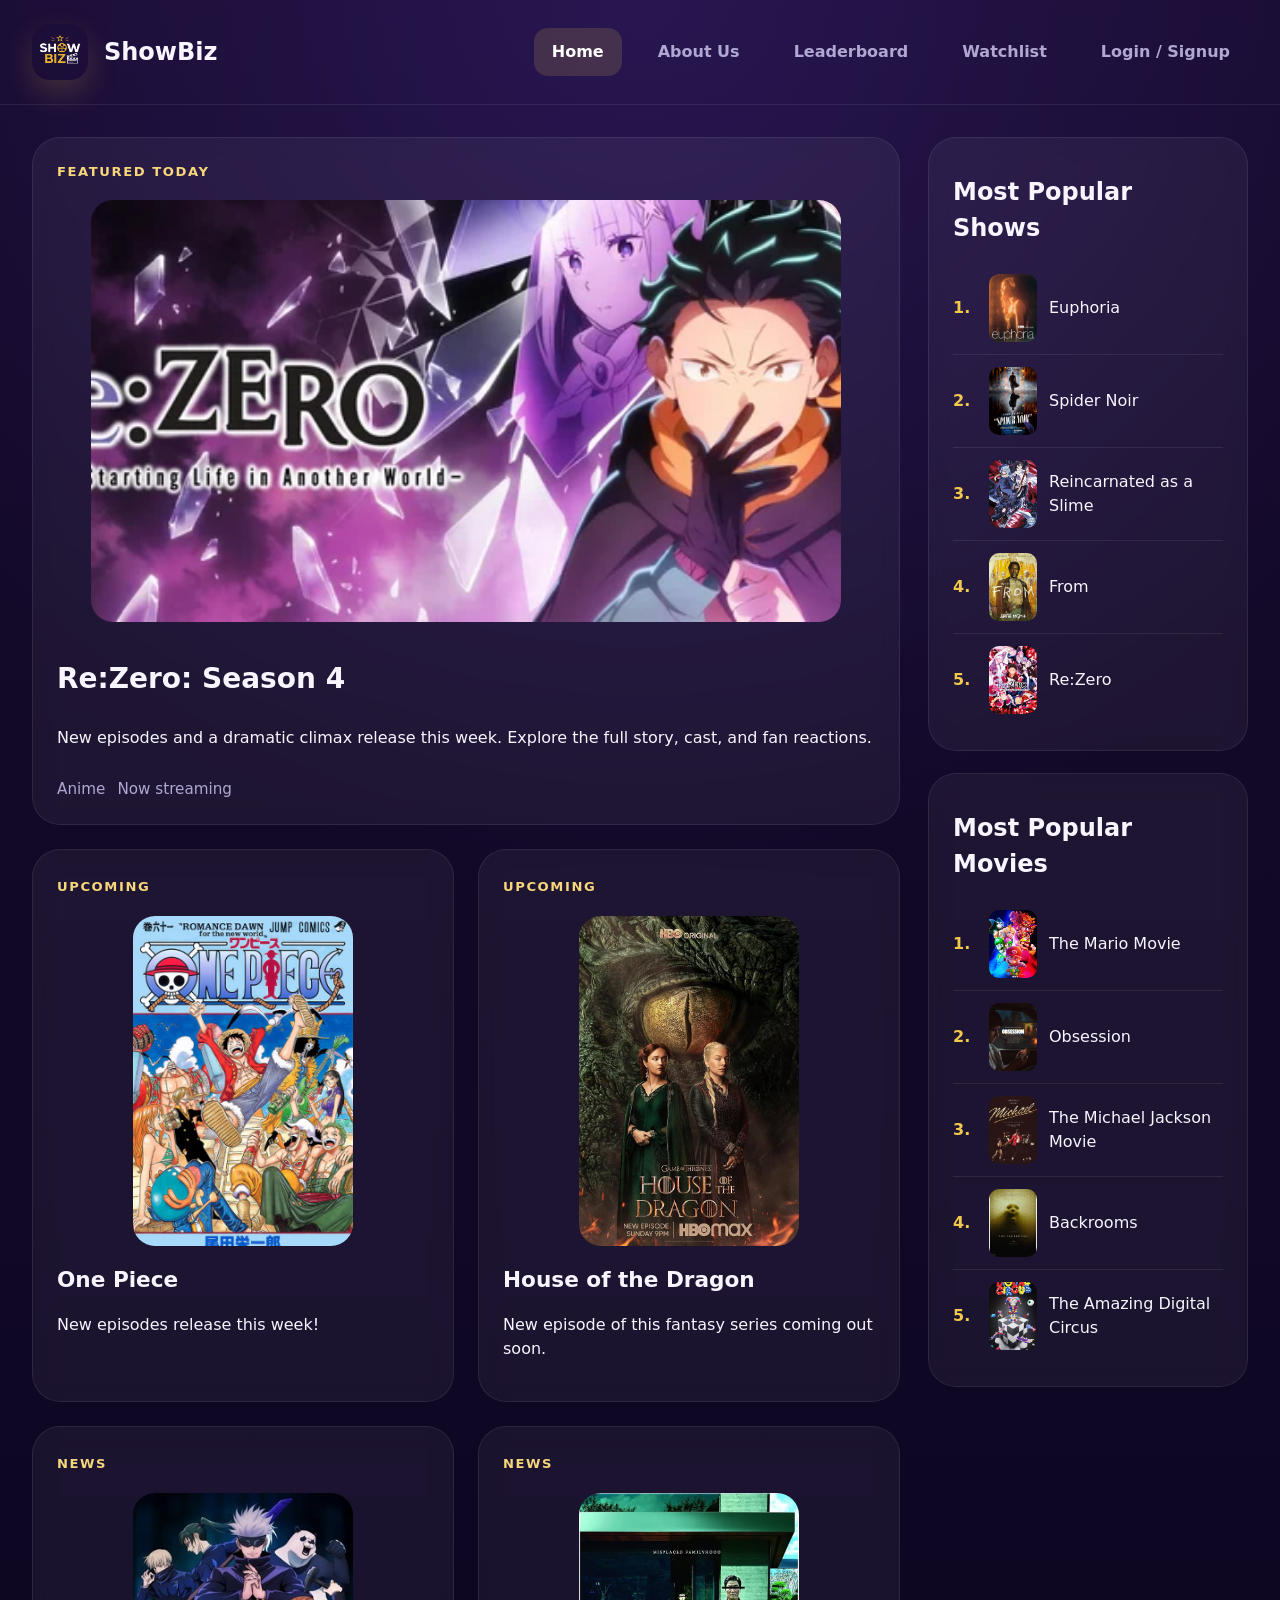
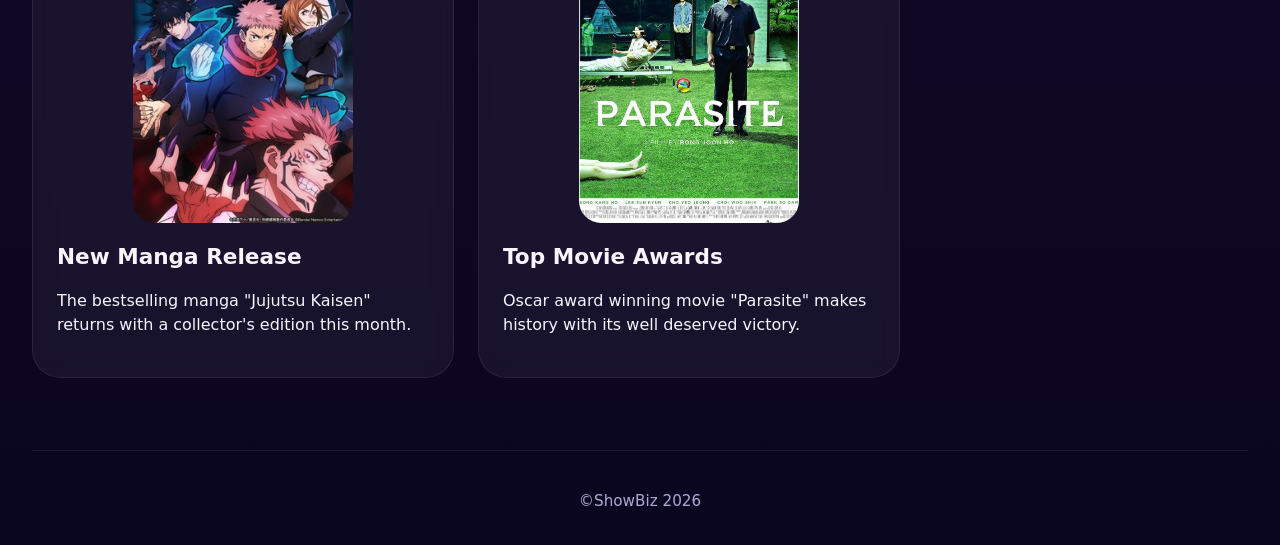
<file: index.html>
<!-- Courtney Hockenberry -->
<!DOCTYPE html>
<html lang="en">
<head>
  <meta charset="UTF-8" />
  <meta name="viewport" content="width=device-width, initial-scale=1.0" />
  <title>Showbiz | Home</title>
  <link rel="stylesheet" href="styles.css" />
</head>
<body>
  <header class="site-header">
    <div class="brand">
      <div class="logo">
        <img src="images/logo.webp" alt="ShowBiz logo" />
      </div>
      <div>
        <h1>ShowBiz</h1>
      </div>
    </div>
    
    <input type="checkbox" id="menu-toggle" class="menu-toggle">
    <label for="menu-toggle" class="menu-button" aria-label="Toggle navigation">
      <span></span>
      <span></span>
      <span></span>
    </label>

    <nav class="main-nav">
      <a href="index.html" class="active">Home</a>
      <a href="about.html">About Us</a>
      <a href="leaderboard.html">Leaderboard</a>
      <a href="watchlist.html">Watchlist</a>
      <a href="login.html">Login / Signup</a>
    </nav>
  </header>

  <main class="page-layout">
    <section class="content-grid">
      <div class="hero-card featured-today">
        <span class="eyebrow">Featured Today</span>
        <div class="card-poster wide">
          <img src="images/zero.webp" alt="Re:Zero poster" />
        </div>
        <h2>Re:Zero: Season 4</h2>
        <p>New episodes and a dramatic climax release this week. Explore the full story, cast, and fan reactions.</p>
        <div class="hero-meta">
          <span>Anime</span>
          <span>Now streaming</span>
        </div>
      </div>

      <div class="small-card upcoming">
        <span class="eyebrow">Upcoming</span>
        <div class="card-poster">
          <img src="images/onepiece.jpg" alt="One Piece poster" />
        </div>
        <h3>One Piece</h3>
        <p>New episodes release this week!</p>
      </div>
      <div class="small-card upcoming">
        <span class="eyebrow">Upcoming</span>
        <div class="card-poster">
          <img src="images/houseofthedragon.jpg" alt="House of the Dragon poster" />
        </div>
        <h3>House of the Dragon</h3>
        <p>New episode of this fantasy series coming out soon.</p>
      </div>
      <div class="small-card news-card">
        <span class="eyebrow">News</span>
        <div class="card-poster">
          <img src="images/jjk.jpg" alt="Jujutsu Kaisen poster" />
        </div>
        <h3>New Manga Release</h3>
        <p>The bestselling manga "Jujutsu Kaisen" returns with a collector's edition this month.</p>
      </div>
      <div class="small-card news-card">
        <span class="eyebrow">News</span>
        <div class="card-poster">
          <img src="images/parasite.jpg" alt="Parasite movie poster" />
        </div>
        <h3>Top Movie Awards</h3>
        <p>Oscar award winning movie "Parasite" makes history with its well deserved victory.</p>
      </div>
    </section>

    <aside class="sidebar leaderboard">
      <div class="panel">
        <h2>Most Popular Shows</h2>
        <ol>
          <li>
            <span>1.</span>
            <div class="leaderboard-item">
              <img src="images/euphoria.webp" alt="Euphoria poster" />
              <span>Euphoria</span>
            </div>
          </li>
          <li>
            <span>2.</span>
            <div class="leaderboard-item">
              <img src="images/spidernoir.jpg" alt="Spider Noir poster" />
              <span>Spider Noir</span>
            </div>
          </li>
          <li>
            <span>3.</span>
            <div class="leaderboard-item">
              <img src="images/slime.jpg" alt="Reincarnated as a Slime poster" />
              <span>Reincarnated as a Slime</span>
            </div>
          </li>
          <li>
            <span>4.</span>
            <div class="leaderboard-item">
              <img src="images/from.jpg" alt="From poster" />
              <span>From</span>
            </div>
          </li>
          <li>
            <span>5.</span>
            <div class="leaderboard-item">
              <img src="images/rezero.jpg" alt="Re:Zero poster" />
              <span>Re:Zero</span>
            </div>
          </li>
        </ol>
      </div>
      <div class="panel">
        <h2>Most Popular Movies</h2>
        <ol>
          <li>
            <span>1.</span>
            <div class="leaderboard-item">
              <img src="images/mariomovie.jpg" alt="The Mario Movie poster" />
              <span>The Mario Movie</span>
            </div>
          </li>
          <li>
            <span>2.</span>
            <div class="leaderboard-item">
              <img src="images/obsession.jpg" alt="Obsession poster" />
              <span>Obsession</span>
            </div>
          </li>
          <li>
            <span>3.</span>
            <div class="leaderboard-item">
              <img src="images/micheal.jpg" alt="Micheal Jackson Movie poster" />
              <span>The Michael Jackson Movie</span>
            </div>
          </li>
          <li>
            <span>4.</span>
            <div class="leaderboard-item">
              <img src="images/backrooms.jpg" alt="Backrooms poster" />
              <span>Backrooms</span>
            </div>
          </li>
          <li>
            <span>5.</span>
            <div class="leaderboard-item">
              <img src="images/TDAC.jpg" alt="The Amazing Digital Circus poster" />
              <span>The Amazing Digital Circus</span>
            </div>
          </li>
        </ol>
      </div>
    </aside>
  </main>

  <footer class="site-footer">
    <p>&copy;ShowBiz 2026</p>
  </footer>
</body>
</html>
</file>
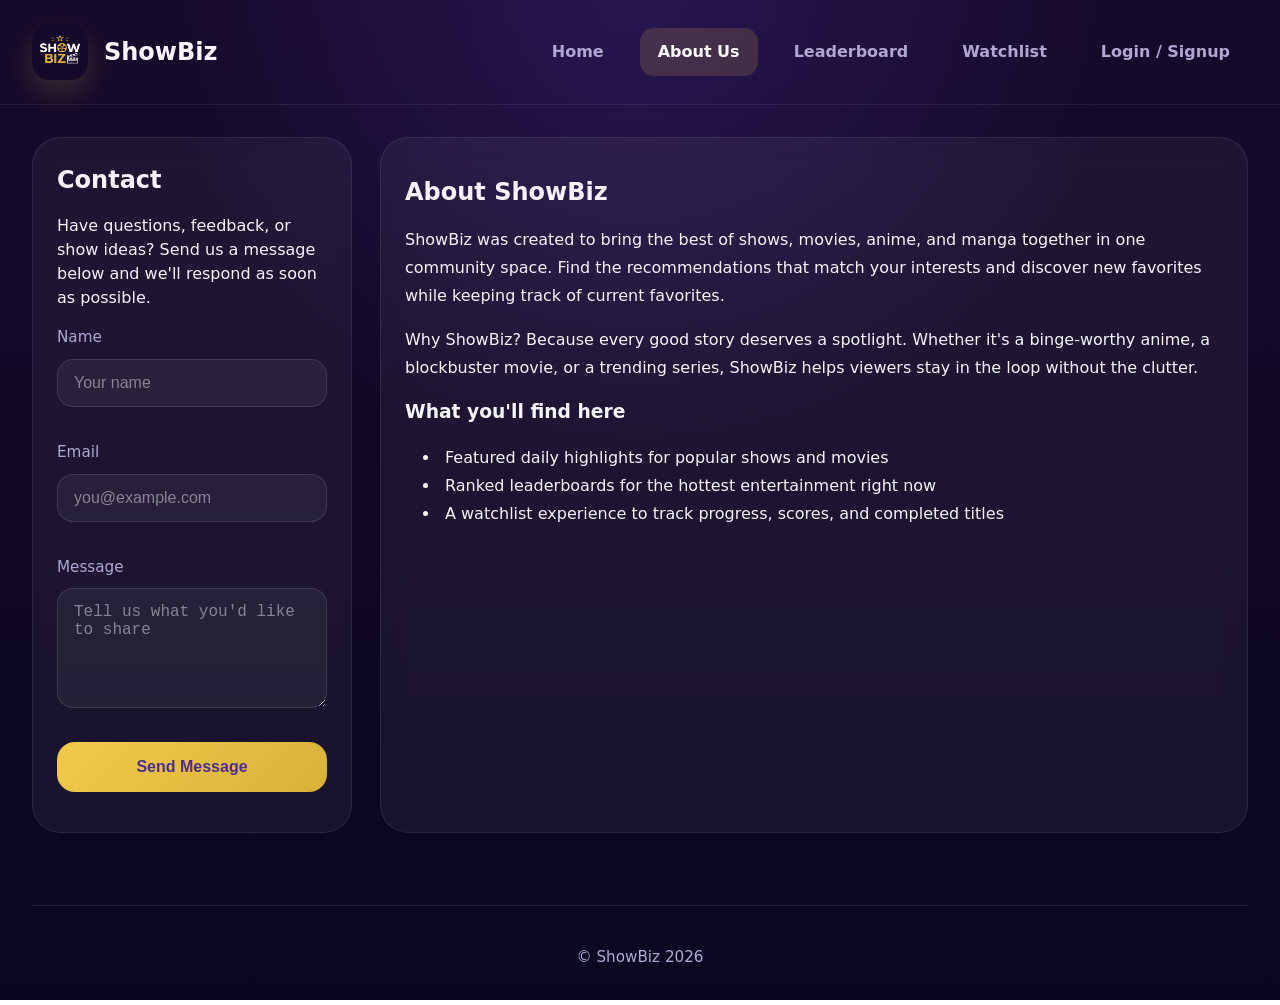
<file: about.html>
<!DOCTYPE html>
<html lang="en">
<head>
  <meta charset="UTF-8" />
  <meta name="viewport" content="width=device-width, initial-scale=1.0" />
  <title>ShowBiz | About Us</title>
  <link rel="stylesheet" href="styles.css" />
</head>
<body>
  <header class="site-header">
    <div class="brand">
      <div class="logo">
        <img src="images/logo.webp" alt="ShowBiz logo" />
      </div>
      <div>
        <h1>ShowBiz</h1>
      </div>
    </div>
    <nav class="main-nav">
      <a href="index.html">Home</a>
      <a href="about.html" class="active">About Us</a>
      <a href="leaderboard.html">Leaderboard</a>
      <a href="watchlist.html">Watchlist</a>
      <a href="login.html">Login / Signup</a>
    </nav>
  </header>

  <main class="about-layout">
    <aside class="panel about-sidebar">
      <h2>Contact</h2>
      <p>Have questions, feedback, or show ideas? Send us a message below and we'll respond as soon as possible.</p>
      <form id="contact-form" class="contact-form" novalidate>
        <div class="form-group">
          <label for="contact-name">Name</label>
          <input id="contact-name" name="name" type="text" class="form-input" placeholder="Your name" required />
        </div>
        <div class="form-group">
          <label for="contact-email">Email</label>
          <input id="contact-email" name="email" type="email" class="form-input" placeholder="you@example.com" required />
        </div>
        <div class="form-group">
          <label for="contact-message">Message</label>
          <textarea id="contact-message" name="message" class="form-input" rows="5" placeholder="Tell us what you'd like to share" required></textarea>
        </div>
        <button type="submit" class="form-button">Send Message</button>
        <p class="form-result" id="contact-result"></p>
      </form>
    </aside>

    <section class="panel about-content">
      <h2>About ShowBiz</h2>
      <p>ShowBiz was created to bring the best of shows, movies, anime, and manga together in one community space. Find the recommendations that match your interests and discover new favorites while keeping track of current favorites.</p>
      <p>Why ShowBiz? Because every good story deserves a spotlight. Whether it's a binge-worthy anime, a blockbuster movie, or a trending series, ShowBiz helps viewers stay in the loop without the clutter.</p>
      <div class="about-highlight">
        <h3>What you'll find here</h3>
        <ul>
          <li>Featured daily highlights for popular shows and movies</li>
          <li>Ranked leaderboards for the hottest entertainment right now</li>
          <li>A watchlist experience to track progress, scores, and completed titles</li>
        </ul>
      </div>
    </section>
  </main>

  <footer class="site-footer">
    <p>&copy; ShowBiz 2026</p>
  </footer>

  <script>
    const contactForm = document.getElementById('contact-form');
    const contactResult = document.getElementById('contact-result');

    if (contactForm) {
      contactForm.addEventListener('submit', (event) => {
        event.preventDefault();

        const formData = new FormData(contactForm);
        const name = formData.get('name')?.toString().trim();
        const email = formData.get('email')?.toString().trim();
        const message = formData.get('message')?.toString().trim();

        if (!name || !email || !message) {
          contactResult.textContent = 'Please complete all fields before sending your message.';
          return;
        }

        contactResult.textContent = 'Thanks for reaching out, ' + name + '! Your message is sent!';
        contactForm.reset();

        console.log('Contact form submitted:', { name, email, message });
      });
    }
  </script>
</body>
</html>
</file>
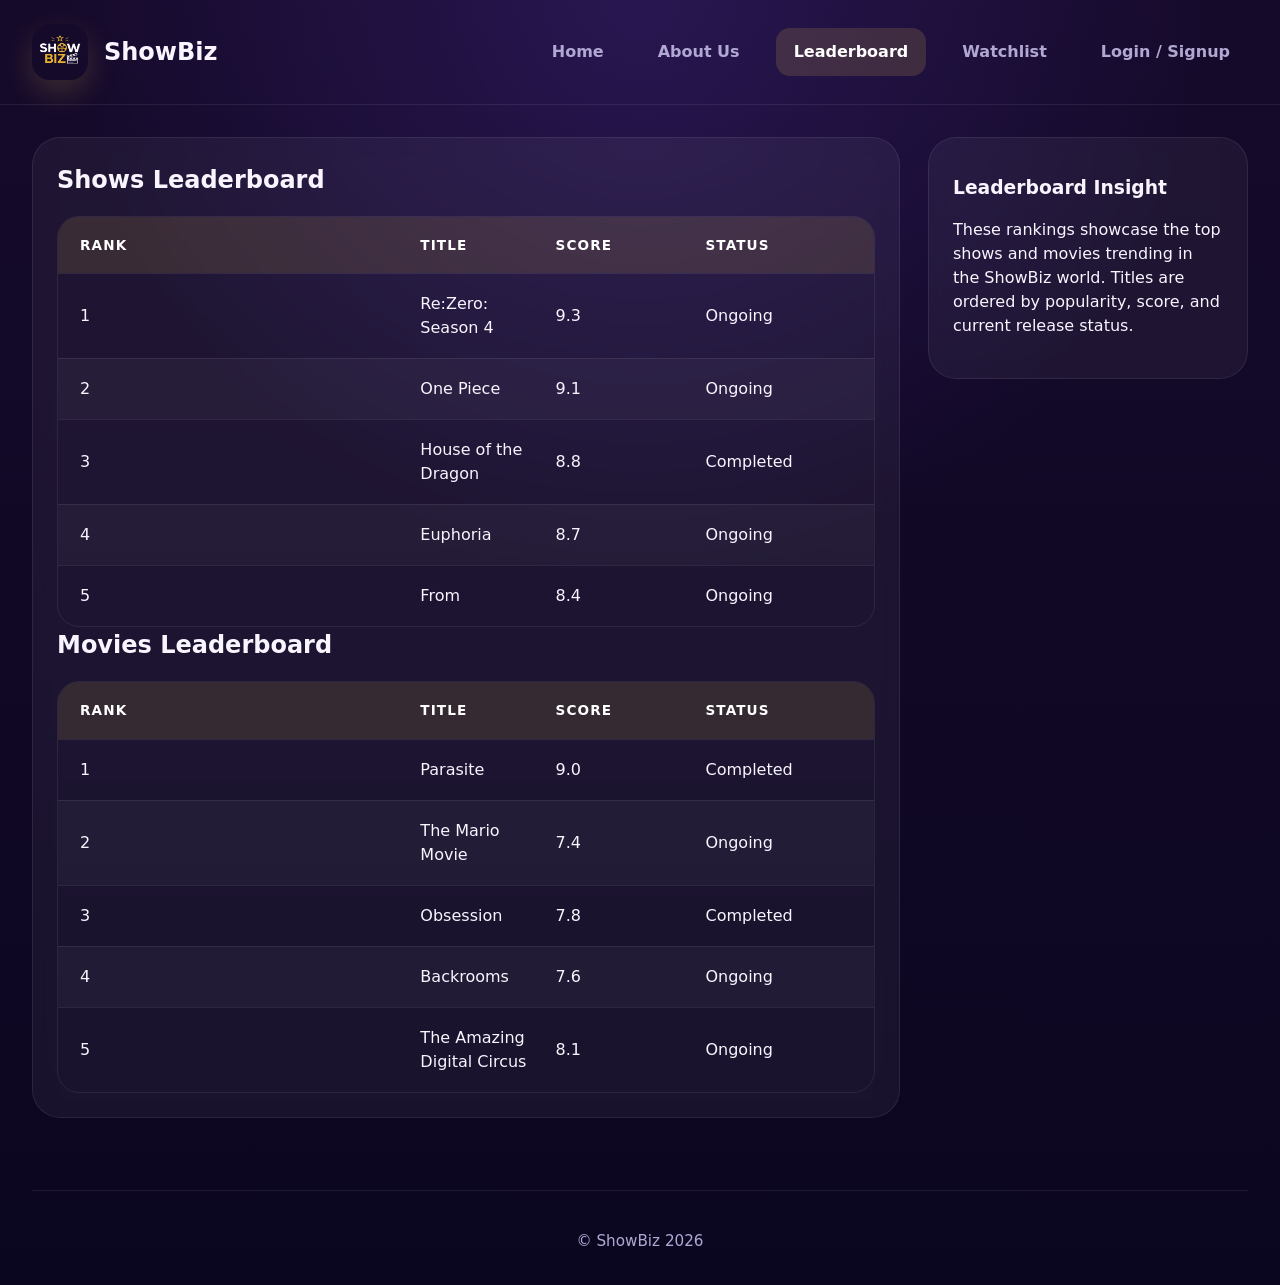
<file: leaderboard.html>
<!DOCTYPE html>
<html lang="en">
<head>
  <meta charset="UTF-8" />
  <meta name="viewport" content="width=device-width, initial-scale=1.0" />
  <title>ShowBiz | Leaderboard</title>
  <link rel="stylesheet" href="styles.css" />
</head>
<body>
  <header class="site-header">
    <div class="brand">
      <div class="logo">
        <img src="images/logo.webp" alt="ShowBiz logo" />
      </div>
      <div>
        <h1>ShowBiz</h1>
      </div>
    </div>
    <nav class="main-nav">
      <a href="index.html">Home</a>
      <a href="about.html">About Us</a>
      <a href="leaderboard.html" class="active">Leaderboard</a>
      <a href="watchlist.html">Watchlist</a>
      <a href="login.html">Login / Signup</a>
    </nav>
  </header>

  <main class="page-layout">
    <section class="panel leaderboard-panel">
      <h2>Shows Leaderboard</h2>
      <div class="watchlist-table leaderboard-table">
        <div class="table-row table-header">
          <span>Rank</span>
          <span>Title</span>
          <span>Score</span>
          <span>Status</span>
        </div>
        <div class="table-row">
          <span>1</span>
          <span>Re:Zero: Season 4</span>
          <span>9.3</span>
          <span>Ongoing</span>
        </div>
        <div class="table-row alternate">
          <span>2</span>
          <span>One Piece</span>
          <span>9.1</span>
          <span>Ongoing</span>
        </div>
        <div class="table-row">
          <span>3</span>
          <span>House of the Dragon</span>
          <span>8.8</span>
          <span>Completed</span>
        </div>
        <div class="table-row alternate">
          <span>4</span>
          <span>Euphoria</span>
          <span>8.7</span>
          <span>Ongoing</span>
        </div>
        <div class="table-row">
          <span>5</span>
          <span>From</span>
          <span>8.4</span>
          <span>Ongoing</span>
        </div>
      </div>
      <h2>Movies Leaderboard</h2>
      <div class="watchlist-table leaderboard-table">
        <div class="table-row table-header">
          <span>Rank</span>
          <span>Title</span>
          <span>Score</span>
          <span>Status</span>
        </div>
        <div class="table-row">
          <span>1</span>
          <span>Parasite</span>
          <span>9.0</span>
          <span>Completed</span>
        </div>
        <div class="table-row alternate">
          <span>2</span>
          <span>The Mario Movie</span>
          <span>7.4</span>
          <span>Ongoing</span>
        </div>
        <div class="table-row">
          <span>3</span>
          <span>Obsession</span>
          <span>7.8</span>
          <span>Completed</span>
        </div>
        <div class="table-row alternate">
          <span>4</span>
          <span>Backrooms</span>
          <span>7.6</span>
          <span>Ongoing</span>
        </div>
        <div class="table-row">
          <span>5</span>
          <span>The Amazing Digital Circus</span>
          <span>8.1</span>
          <span>Ongoing</span>
        </div>
      </div>
    </section>

    <aside class="sidebar leaderboard-sidebar">
      <div class="panel small-panel">
        <h3>Leaderboard Insight</h3>
        <p>These rankings showcase the top shows and movies trending in the ShowBiz world. Titles are ordered by popularity, score, and current release status.</p>
      </div>
    </aside>
  </main>

  <footer class="site-footer">
    <p>&copy; ShowBiz 2026</p>
  </footer>
</body>
</html>
</file>
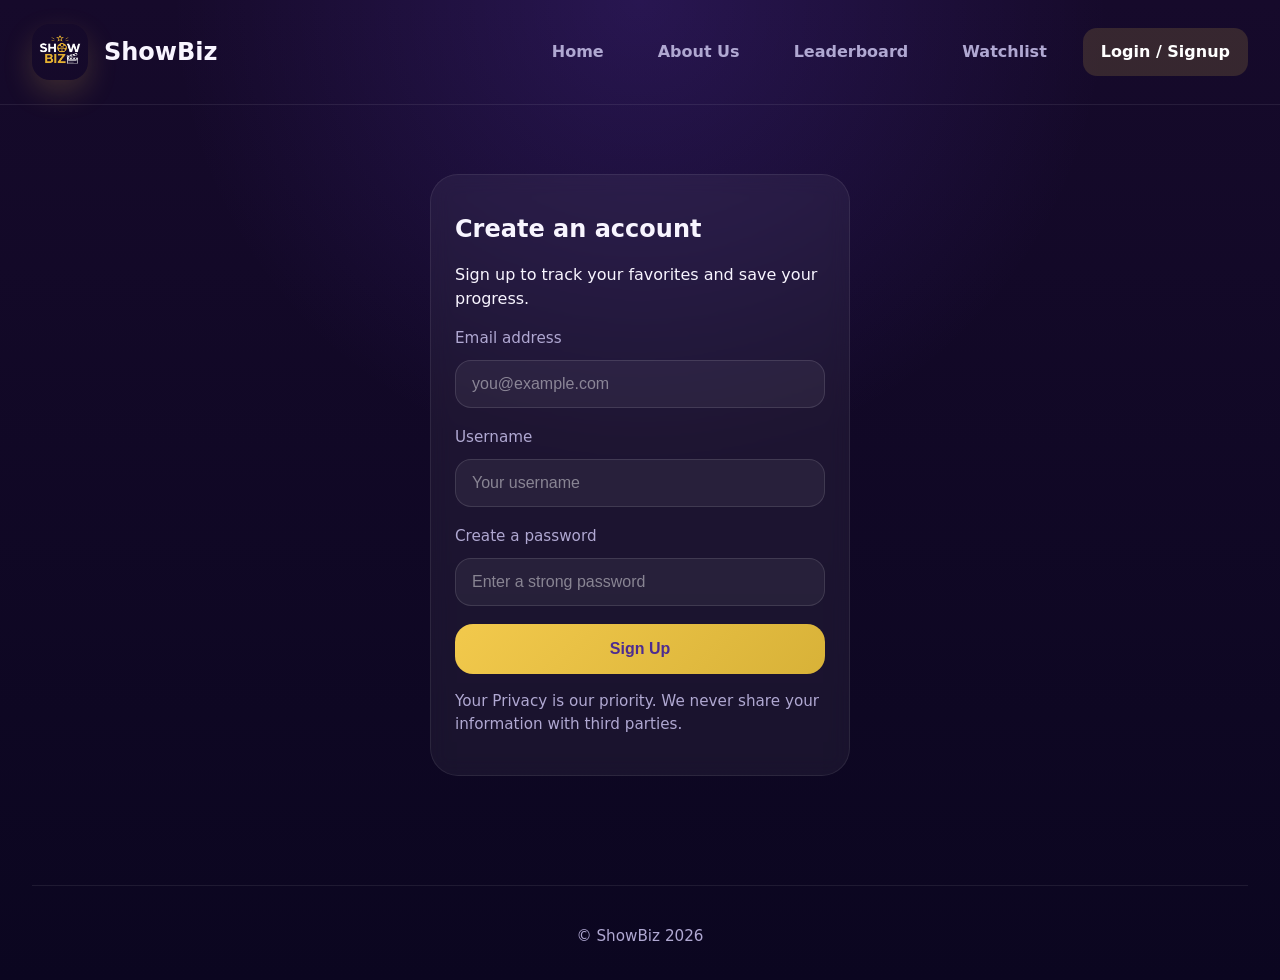
<file: login.html>
<!DOCTYPE html>
<html lang="en">
<head>
  <meta charset="UTF-8" />
  <meta name="viewport" content="width=device-width, initial-scale=1.0" />
  <title>ShowBiz | Login / Signup</title>
  <link rel="stylesheet" href="styles.css" />
</head>
<body>
  <header class="site-header">
    <div class="brand">
      <div class="logo">
        <img src="images/logo.webp" alt="ShowBiz logo" />
      </div>
      <div>
        <h1>ShowBiz</h1>
      </div>
    </div>
    <nav class="main-nav">
      <a href="index.html">Home</a>
      <a href="about.html">About Us</a>
      <a href="leaderboard.html">Leaderboard</a>
      <a href="watchlist.html">Watchlist</a>
      <a href="login.html" class="active">Login / Signup</a>
    </nav>
  </header>

  <main class="auth-layout">
    <section class="panel auth-card">
      <h2>Create an account</h2>
      <p>Sign up to track your favorites and save your progress.</p>
      <form>
        <div class="form-group">
          <label for="email">Email address</label>
          <input id="email" type="email" class="form-input" placeholder="you@example.com" />
        </div>
        <div class="form-group">
          <label for="username">Username</label>
          <input id="username" type="text" class="form-input" placeholder="Your username" />
        </div>
        <div class="form-group">
          <label for="password">Create a password</label>
          <input id="password" type="password" class="form-input" placeholder="Enter a strong password" />
        </div>
        <button type="submit" class="form-button">Sign Up</button>
      </form>
      <p class="auth-note">Your Privacy is our priority. We never share your information with third parties.</p>
    </section>
  </main>

  <footer class="site-footer">
    <p>&copy; ShowBiz 2026</p>
  </footer>
</body>
</html>
</file>
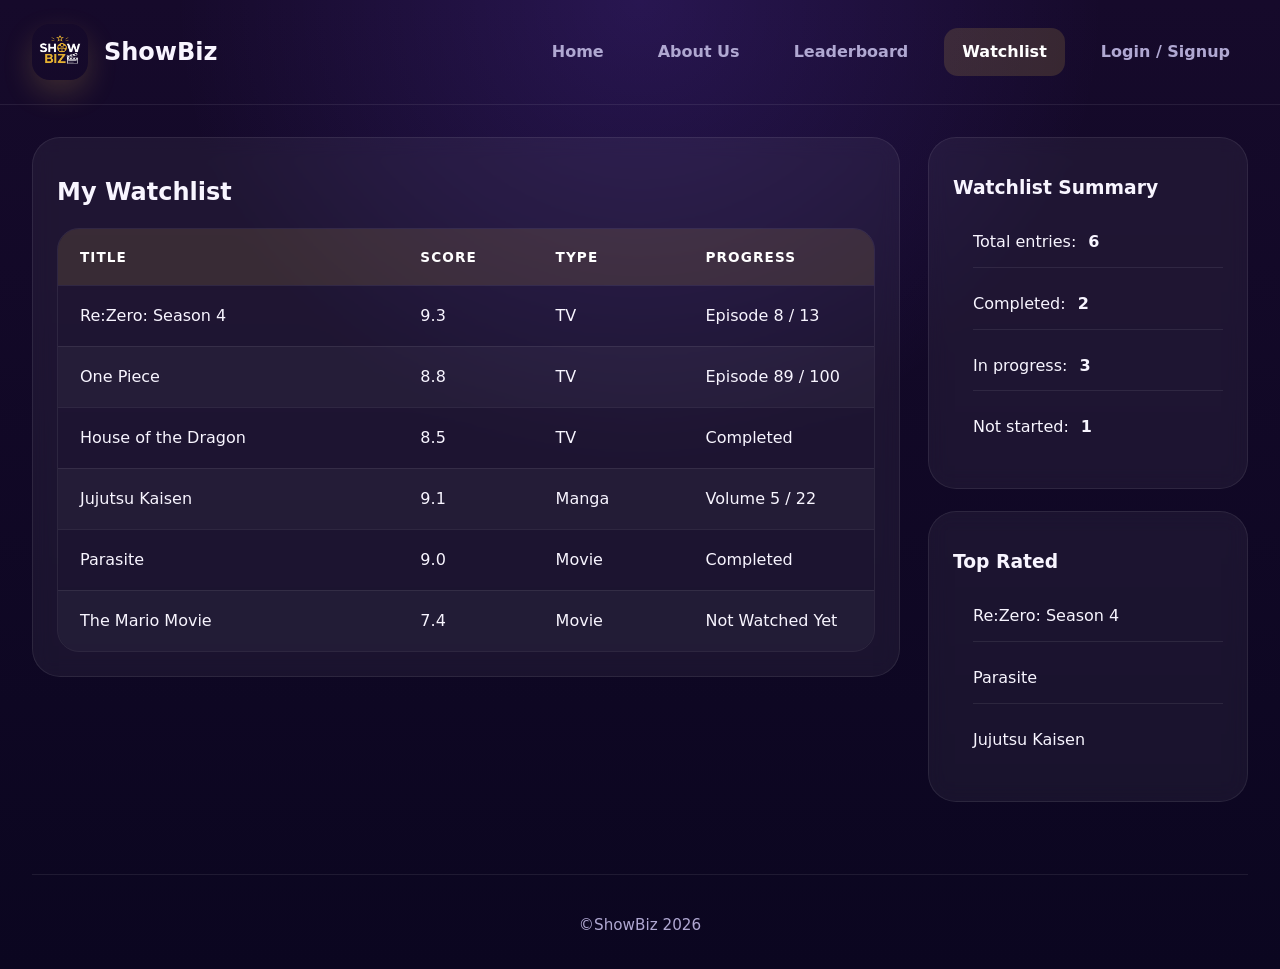
<file: watchlist.html>
<!-- Courtney Hockenberry -->
<!DOCTYPE html>
<html lang="en">
<head>
  <meta charset="UTF-8" />
  <meta name="viewport" content="width=device-width, initial-scale=1.0" />
  <title>Showbiz | Watchlist</title>
  <link rel="stylesheet" href="styles.css" />
</head>
<body>
  <header class="site-header">
    <div class="brand">
      <div class="logo">
        <img src="images/logo.webp" alt="ShowBiz logo" />
      </div>
      <div>
        <h1>ShowBiz</h1>
      </div>
    </div>
    
    <input type="checkbox" id="menu-toggle" class="menu-toggle">
    <label for="menu-toggle" class="menu-button" aria-label="Toggle navigation">
      <span></span>
      <span></span>
      <span></span>
    </label>

    <nav class="main-nav">
      <a href="index.html">Home</a>
      <a href="about.html">About Us</a>
      <a href="leaderboard.html">Leaderboard</a>
      <a href="watchlist.html" class="active">Watchlist</a>
      <a href="login.html">Login / Signup</a>
    </nav>
  </header>

  <main class="watchlist-page">
    <section class="watchlist-panel">
      <div class="panel panel-large">
        <h2>My Watchlist</h2>
        <div class="watchlist-table">
          <div class="table-row table-header">
            <span>Title</span>
            <span>Score</span>
            <span>Type</span>
            <span>Progress</span>
          </div>
          <div class="table-row">
            <span data-label="Title">Re:Zero: Season 4</span>
            <span data-label="Score">9.3</span>
            <span data-label="Type">TV</span>
            <span data-label="Progress">Episode 8 / 13</span>
          </div>
          <div class="table-row alternate">
            <span data-label="Title">One Piece</span>
            <span data-label="Score">8.8</span>
            <span data-label="Type">TV</span>
            <span data-label="Progress">Episode 89 / 100</span>
          </div>
          <div class="table-row">
            <span data-label="Title">House of the Dragon</span>
            <span data-label="Score">8.5</span>
            <span data-label="Type">TV</span>
            <span data-label="Progress">Completed</span>
          </div>
          <div class="table-row alternate">
            <span data-label="Title">Jujutsu Kaisen</span>
            <span data-label="Score">9.1</span>
            <span data-label="Type">Manga</span>
            <span data-label="Progress">Volume 5 / 22</span>
          </div>
          <div class="table-row">
            <span data-label="Title">Parasite</span>
            <span data-label="Score">9.0</span>
            <span data-label="Type">Movie</span>
            <span data-label="Progress">Completed</span>
          </div>
          <div class="table-row alternate">
            <span data-label="Title">The Mario Movie</span>
            <span data-label="Score">7.4</span>
            <span data-label="Type">Movie</span>
            <span data-label="Progress">Not Watched Yet</span>
          </div>
        </div>
      </div>
    </section>

    <aside class="sidebar watchlist-sidebar">
      <div class="panel small-panel">
        <h3>Watchlist Summary</h3>
        <ul>
          <li>Total entries: <strong>6</strong></li>
          <li>Completed: <strong>2</strong></li>
          <li>In progress: <strong>3</strong></li>
          <li>Not started: <strong>1</strong></li>
        </ul>
      </div>
      <div class="panel small-panel">
        <h3>Top Rated</h3>
        <ol>
          <li>Re:Zero: Season 4</li>
          <li>Parasite</li>
          <li>Jujutsu Kaisen</li>
        </ol>
      </div>
    </aside>
  </main>

  <footer class="site-footer">
    <p>&copy;ShowBiz 2026</p>
  </footer>
</body>
</html>
</file>
<file: styles.css>
:root {
  --purple: #4d2c91;
  --purple-soft: #6f52c5;
  --gold: #f2c94c;
  --gold-soft: #f8d67b;
  --white: #ffffff;
  --bg: #120a23;
  --surface: #1e153d;
  --surface-soft: #2c205c;
  --text: #f8f5ff;
  --muted: #b0a8d2;
}

* {
  box-sizing: border-box;
}

html, body {
  margin: 0;
  padding: 0;
  width: 100%;
  overflow-x: hidden; /* Prevent global horizontal scrolling layout leaks */
}

body {
  font-family: Inter, system-ui, -apple-system, BlinkMacSystemFont, 'Segoe UI', sans-serif;
  color: var(--text);
  background: radial-gradient(circle at top, rgba(124, 77, 255, 0.18), transparent 40%),
    linear-gradient(180deg, #160a2b 0%, #0b0620 100%);
  line-height: 1.5;
}

img, svg {
  max-width: 100%;
  height: auto; /* Fluid image sizing */
}

/* --- HEADER & NAVIGATION --- */
.site-header {
  display: flex;
  align-items: center;
  justify-content: space-between;
  padding: 24px 32px;
  gap: 24px;
  border-bottom: 1px solid rgba(255, 255, 255, 0.08);
  position: relative;
}

.brand {
  display: flex;
  align-items: center;
  gap: 16px;
}

.logo {
  width: 56px;
  height: 56px;
  border-radius: 18px;
  display: grid;
  place-items: center;
  overflow: hidden;
  box-shadow: 0 12px 30px rgba(242, 201, 76, 0.18);
}

.logo img {
  width: 100%;
  height: 100%;
  object-fit: contain;
  display: block;
}

.site-header h1 {
  margin: 0;
  font-size: 1.5rem;
}

/* Hidden inputs for CSS menu toggle */
.menu-toggle {
  display: none;
}

.menu-button {
  display: none;
  flex-direction: column;
  justify-content: space-between;
  width: 28px;
  height: 20px;
  cursor: pointer;
  z-index: 10;
}

.menu-button span {
  display: block;
  height: 3px;
  width: 100%;
  background-color: var(--text);
  border-radius: 3px;
  transition: transform 0.3s cubic-bezier(0.4, 0, 0.2, 1), opacity 0.3s ease;
}

.main-nav {
  display: flex;
  gap: 18px;
  align-items: center;
}

.main-nav a {
  color: var(--muted);
  text-decoration: none;
  font-weight: 600;
  padding: 12px 18px; /* Increased padding for ideal touch target size (minimum 44x44px) */
  border-radius: 14px;
  transition: background 0.2s ease, color 0.2s ease;
  display: inline-block;
}

.main-nav a:hover,
.main-nav a.active {
  background: rgba(242, 201, 76, 0.15);
  color: var(--white);
}

/* --- GRID LAYOUT SYSTEM --- */
.page-layout,
.watchlist-page {
  display: grid;
  gap: 28px;
  padding: 32px;
  grid-template-columns: minmax(0, 1fr) 320px;
}

.content-grid {
  display: grid;
  gap: 24px;
  grid-template-columns: repeat(2, 1fr); /* Cleaned up desktop 2-column small cards layout */
}

.hero-card,
.small-card,
.panel {
  background: rgba(255, 255, 255, 0.05);
  border: 1px solid rgba(255, 255, 255, 0.08);
  border-radius: 28px;
  padding: 24px;
  backdrop-filter: blur(10px);
}

.hero-card {
  grid-column: 1 / -1;
  min-height: 240px;
  display: flex;
  flex-direction: column;
  justify-content: space-between;
}

.card-poster {
  width: min(220px, 100%);
  aspect-ratio: 2 / 3;
  border-radius: 22px;
  overflow: hidden;
  background: rgba(255, 255, 255, 0.08);
  display: grid;
  place-items: center;
  margin: 18px auto;
}

.card-poster.wide {
  width: 100%;
  max-width: 750px;
  aspect-ratio: 16 / 9;
  margin: 18px auto 24px;
}

.card-poster img {
  width: 100%;
  height: 100%;
  object-fit: cover;
  display: block;
}

.hero-card h2,
.small-card h3,
.panel h2,
.panel h3 {
  margin: 12px 0 10px;
}

.hero-card h2 { font-size: 1.75rem; }
.small-card h3 { font-size: 1.35rem; }

.eyebrow {
  font-size: 0.82rem;
  font-weight: 700;
  letter-spacing: 0.12em;
  text-transform: uppercase;
  color: var(--gold-soft);
}

.hero-meta {
  display: flex;
  gap: 12px;
  flex-wrap: wrap;
  color: var(--muted);
  font-size: 0.95rem;
  margin-top: 12px;
}

.sidebar {
  display: flex;
  flex-direction: column;
  gap: 22px;
}

/* --- LISTS & LEADERBOARDS --- */
.leaderboard ol,
.small-panel ol,
.small-panel ul {
  margin: 16px 0 0;
  padding-left: 0;
  list-style: none; /* Strip standard padding for absolute responsiveness control */
  color: var(--text);
}

.leaderboard li,
.small-panel li {
  padding: 12px 0;
  border-bottom: 1px solid rgba(255, 255, 255, 0.08);
  display: flex;
  align-items: center;
  justify-content: flex-start;
  gap: 12px;
}

.leaderboard li:last-child,
.small-panel li:last-child {
  border-bottom: none;
}

.leaderboard li span:first-child {
  min-width: 24px;
  font-weight: 700;
  color: var(--gold);
}

.leaderboard-item {
  display: flex;
  align-items: center;
  gap: 12px;
  flex: 1;
}

.leaderboard-item img {
  width: 48px;
  height: 68px;
  border-radius: 10px;
  object-fit: cover;
  flex-shrink: 0;
  background: rgba(255, 255, 255, 0.12);
}

.watchlist-panel {
  display: flex;
  flex-direction: column;
  gap: 24px;
}

/* --- WATCHLIST TABLE --- */
.watchlist-table {
  margin-top: 18px;
  border-radius: 22px;
  overflow: hidden;
  border: 1px solid rgba(255, 255, 255, 0.08);
}

.table-row {
  display: grid;
  grid-template-columns: 2.2fr 0.8fr 0.9fr 1fr;
  gap: 18px;
  align-items: center;
  padding: 18px 22px;
}

.table-header {
  background: rgba(242, 201, 76, 0.12);
  color: var(--white);
  text-transform: uppercase;
  letter-spacing: 0.08em;
  font-size: 0.85rem;
  font-weight: 700;
}

.table-row:not(.table-header) {
  border-top: 1px solid rgba(255, 255, 255, 0.08);
}

.table-row.alternate {
  background: rgba(255, 255, 255, 0.03);
}

.watchlist-sidebar ul,
.watchlist-sidebar ol {
  margin: 16px 0 0;
  padding-left: 20px;
  color: var(--text);
}

.watchlist-sidebar li {
  margin-bottom: 12px;
  line-height: 1.55;
}

.about-layout {
  display: grid;
  grid-template-columns: 320px minmax(0, 1fr);
  gap: 28px;
  padding: 32px;
}

.about-sidebar h2,
.about-sidebar h3 {
  margin-top: 0;
}

.about-sidebar ul {
  list-style: none;
  padding: 0;
  margin: 16px 0 0;
  color: var(--text);
}

.about-sidebar ul li {
  margin-bottom: 12px;
}

.contact-note {
  margin-top: 24px;
  padding: 18px;
  border-radius: 20px;
  background: rgba(255, 255, 255, 0.03);
}

.about-content ul {
  list-style: disc inside;
  margin: 18px 0 0;
  padding-left: 18px;
}

.about-content p,
.about-content li {
  line-height: 1.75;
}

.auth-layout {
  display: grid;
  place-items: center;
  min-height: calc(100vh - 160px);
  padding: 32px;
}

.auth-card {
  max-width: 420px;
  width: 100%;
}

.form-group {
  display: grid;
  gap: 10px;
  margin-bottom: 18px;
}

.form-group label {
  font-size: 0.95rem;
  color: var(--muted);
}

.form-input {
  width: 100%;
  padding: 14px 16px;
  border-radius: 16px;
  border: 1px solid rgba(255, 255, 255, 0.12);
  background: rgba(255, 255, 255, 0.05);
  color: var(--text);
  font-size: 1rem;
}

.contact-form {
  display: grid;
  gap: 16px;
}

.form-result {
  margin: 0;
  color: var(--gold);
  font-size: 0.95rem;
}

.form-input::placeholder {
  color: rgba(255, 255, 255, 0.45);
}

.form-button {
  width: 100%;
  padding: 16px;
  border: none;
  border-radius: 18px;
  background: linear-gradient(135deg, var(--gold), #d8b238);
  color: var(--purple);
  font-weight: 700;
  font-size: 1rem;
  cursor: pointer;
  transition: transform 0.2s ease;
}

.form-button:hover {
  transform: translateY(-1px);
}

.auth-note {
  margin-top: 16px;
  color: var(--muted);
  font-size: 0.95rem;
}

.leaderboard-panel h2 {
  margin-top: 0;
}

/* --- FOOTER --- */
.site-footer {
  margin: 40px 32px 32px;
  padding: 24px 0 0;
  color: var(--muted);
  border-top: 1px solid rgba(255, 255, 255, 0.08);
  font-size: 0.95rem;
  text-align: center;
}

/* ==========================================================================
   MEDIA QUERIES (RESPONSIVE BREAKPOINTS)
   ========================================================================== */

/* Tablet & Intermediate Screen Sizes */
@media (max-width: 1100px) {
  .page-layout,
  .watchlist-page {
    grid-template-columns: 1fr; /* Stack sidebar below main content */
    padding: 24px;
  }
  
  .site-footer {
    margin: 32px 24px 24px;
  }
}

/* Smartphone & Small Screens Breakpoint */
@media (max-width: 768px) {
  /* Dynamic Type Scaling */
  .site-header h1 { font-size: 1.35rem; }
  .hero-card h2 { font-size: 1.5rem; }
  .small-card h3 { font-size: 1.2rem; }

  /* Smooth Padding Trims */
  .site-header {
    padding: 16px 20px;
  }

  .panel,
  .hero-card,
  .small-card,
  .page-layout,
  .watchlist-page {
    padding: 18px;
    border-radius: 20px;
  }

  /* Structural Content Stack */
  .content-grid {
    grid-template-columns: 1fr;
    gap: 18px;
  }

  /* --- NATIVE COLLAPSIBLE NAVIGATION HAMBURGER --- */
  .menu-button {
    display: flex; /* Show Hamburger Icon */
  }

  .main-nav {
    display: none; /* Hide standard menu link structure */
    flex-direction: column;
    width: 100%;
    position: absolute;
    top: 100%;
    left: 0;
    background: #190f30;
    border-bottom: 1px solid rgba(255, 255, 255, 0.12);
    padding: 16px 20px;
    gap: 8px;
    z-index: 9;
    box-shadow: 0 15px 30px rgba(0,0,0,0.5);
  }

  .main-nav a {
    width: 100%;
    text-align: center;
    padding: 14px; /* Enhanced mobile tap targets */
  }

  /* Active Open Dropdown Actions Triggered via Selector Hack */
  .menu-toggle:checked ~ .main-nav {
    display: flex;
  }

  /* Morphing Hamburger animation into an 'X' close interface */
  .menu-toggle:checked ~ .menu-button span:nth-child(1) {
    transform: translateY(8px) rotate(45deg);
  }
  .menu-toggle:checked ~ .menu-button span:nth-child(2) {
    opacity: 0;
  }
  .menu-toggle:checked ~ .menu-button span:nth-child(3) {
    transform: translateY(-9px) rotate(-45deg);
  }

  /* --- DATA CARD FALLBACK FOR CARD TABLES --- */
  .table-header {
    display: none; /* Hide row structures completely */
  }

  .watchlist-table {
    border: none;
  }

  .table-row {
    grid-template-columns: 1fr;
    gap: 10px;
    padding: 16px;
    background: rgba(255, 255, 255, 0.03);
    border: 1px solid rgba(255, 255, 255, 0.06);
    border-radius: 16px;
    margin-bottom: 12px;
  }

  .table-row:not(.table-header) {
    border-top: 1px solid rgba(255, 255, 255, 0.06);
  }

  .table-row span {
    display: flex;
    justify-content: space-between;
    align-items: center;
    font-size: 0.92rem;
    text-align: right;
  }

  /* Generates responsive headers on mobile via data attributes */
  .table-row span::before {
    content: attr(data-label);
    font-weight: 700;
    color: var(--muted);
    text-transform: uppercase;
    font-size: 0.75rem;
    letter-spacing: 0.05em;
    margin-right: 16px;
    text-align: left;
  }
  
  .table-row span[data-label="Title"] {
    font-size: 1.1rem;
    font-weight: 600;
    color: var(--gold-soft);
    display: block;
    text-align: left;
    border-bottom: 1px solid rgba(255, 255, 255, 0.08);
    padding-bottom: 6px;
    margin-bottom: 4px;
  }
  
  .table-row span[data-label="Title"]::before {
    display: none; /* Don't display "Title:" label inline over prominent headings */
  }

  .site-footer {
    margin: 24px 18px 18px;
  }
}
</file>
